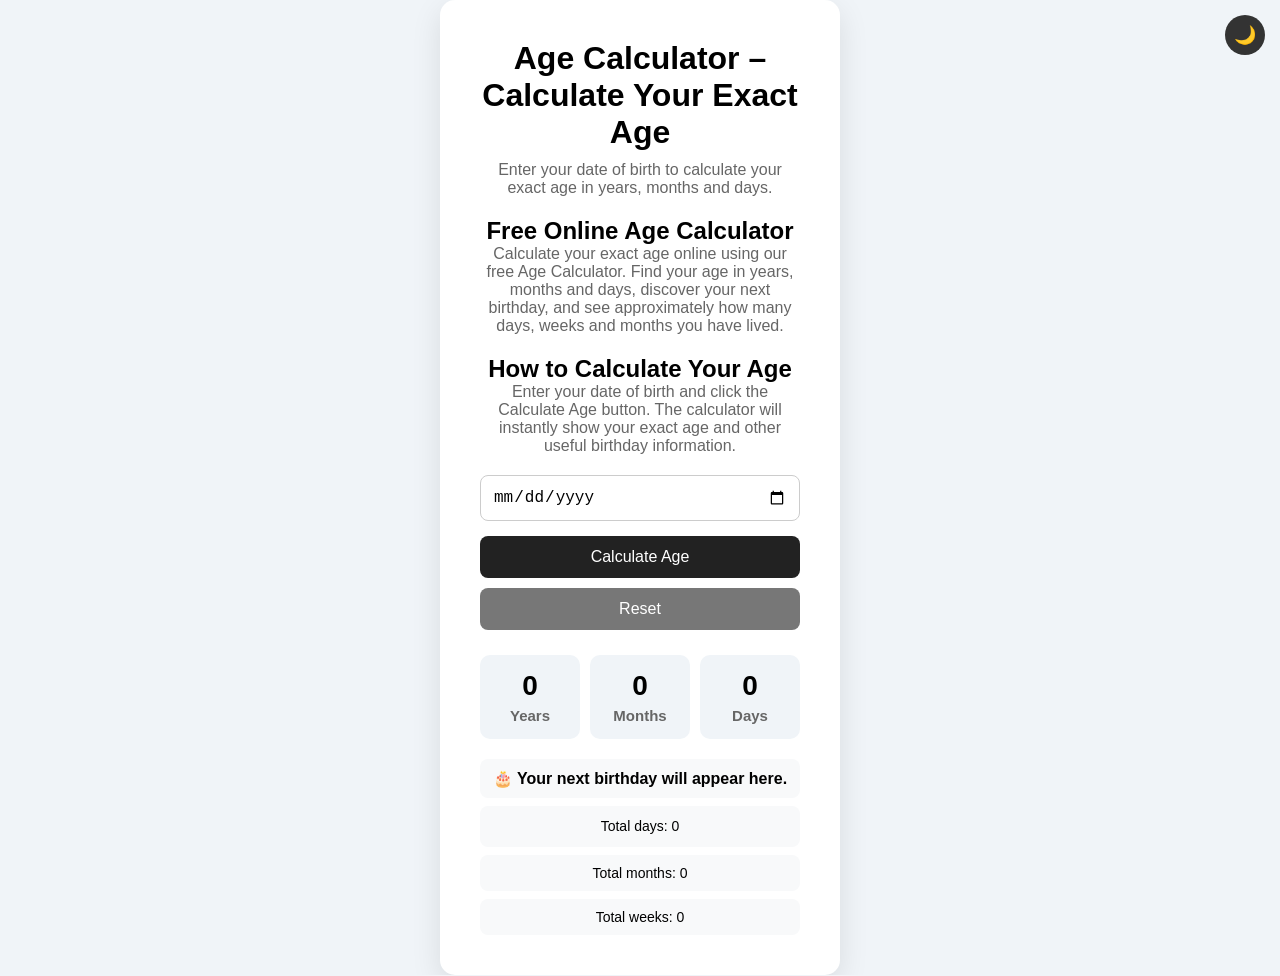
<file: index.html>
<!DOCTYPE html>
<html lang="en">

<head>
    <meta charset="UTF-8">
    <meta name="viewport" content="width=device-width, initial-scale=1.0">

    <title>Age Calculator – Calculate Your Exact Age Online</title>

    <meta name="description"
        content="Free online Age Calculator. Calculate your exact age in years, months and days, next birthday, total days, weeks and months lived.">

    <meta name="keywords"
        content="age calculator, calculate age, birthday calculator, exact age calculator">
<meta name="author" content="Taksin Ahmed">

<meta name="robots" content="index, follow">

<link rel="canonical" href="https://a-taksin.github.io/Age-Calculator/">
    <link rel="stylesheet" href="style.css">
<meta property="og:title" content="Age Calculator – Calculate Your Exact Age Online">

<meta property="og:description"
    content="Calculate your exact age in years, months and days. Find your next birthday and total days, weeks and months lived.">

<meta property="og:type" content="website">

<meta property="og:url"
    content="https://a-taksin.github.io/Age-Calculator/">
    <link rel="icon"
        href="https://cdn-icons-png.flaticon.com/512/2370/2370264.png">
</head>

<body>

    <div class="container">

        <h1>Age Calculator – Calculate Your Exact Age</h1>

        <button onclick="toggleDarkMode()" id="darkModeBtn">🌙</button>

        <p>Enter your date of birth to calculate your exact age in years, months and days.</p>
        <div class="seo-content">

    <h2>Free Online Age Calculator</h2>

    <p>
        Calculate your exact age online using our free Age Calculator.
        Find your age in years, months and days, discover your next birthday,
        and see approximately how many days, weeks and months you have lived.
    </p>

    <h2>How to Calculate Your Age</h2>

    <p>
        Enter your date of birth and click the Calculate Age button.
        The calculator will instantly show your exact age and other useful
        birthday information.
    </p>

</div>

        <input type="date" id="birthDate">

        <button onclick="calculateAge()">Calculate Age</button>

        <button onclick="resetCalculator()">Reset</button>

        <div id="result" class="result">

            <div class="age-box">
                <span id="years">0</span>
                <small>Years</small>
            </div>

            <div class="age-box">
                <span id="months">0</span>
                <small>Months</small>
            </div>

            <div class="age-box">
                <span id="days">0</span>
                <small>Days</small>
            </div>

        </div>

        <div id="birthday">
            🎂 Your next birthday will appear here.
        </div>

        <div id="total">
            Total days: 0
        </div>

        <div id="totalMonths">
            Total months: 0
        </div>

        <div id="totalWeeks">
            Total weeks: 0
        </div>

    </div>

    <script src="script.js"></script>

</body>

</html>
</file>
<file: style.css>
* {
    margin: 0;
    padding: 0;
    box-sizing: border-box;
}

body {
    font-family: Arial, sans-serif;
    background: #f0f4f8;

    min-height: 100vh;

    display: flex;
    justify-content: center;
    align-items: center;
}

.container {
    background: white;
    width: 400px;

    padding: 40px;

    border-radius: 15px;

    text-align: center;

    box-shadow: 0 10px 30px rgba(0, 0, 0, 0.1);
}

h1 {
    margin-bottom: 10px;
}

p {
    margin-bottom: 20px;
    color: #666;
}

input {
    width: 100%;
    padding: 12px;

    margin-bottom: 15px;

    border: 1px solid #ccc;
    border-radius: 8px;

    font-size: 16px;
}

button {
    width: 100%;
    padding: 12px;

    border: none;
    border-radius: 8px;

    background: #222;
    color: white;

    font-size: 16px;

    cursor: pointer;
}

button:hover {
    background: #444;
}

#result {
    margin-top: 25px;

    font-size: 18px;
    font-weight: bold;
}
.result {
    display: flex;
    justify-content: center;
    gap: 10px;
    margin-top: 25px;
}

.age-box {
    width: 100px;
    padding: 15px 5px;

    background: #f0f4f8;
    border-radius: 10px;

    display: flex;
    flex-direction: column;
    align-items: center;
}

.age-box span {
    font-size: 28px;
    font-weight: bold;
}

.age-box small {
    margin-top: 5px;
    color: #666;
}
button + button {
    margin-top: 10px;
    background: #777;
}
@media (max-width: 500px) {

    .container {
        width: 90%;
        padding: 25px;
        .container {
    position: relative;

    background: white;
    width: 400px;
    padding: 40px;
    border-radius: 15px;
    text-align: center;
    box-shadow: 0 10px 30px rgba(0, 0, 0, 0.1);
}
    }

    h1 {
        font-size: 28px;
    }

    .age-box {
        width: 30%;
    }

    .age-box span {
        font-size: 24px;
    }

    .age-box small {
        font-size: 12px;
    }
}
#birthday {
    margin-top: 20px;
    font-size: 16px;
}

#total {
    margin-top: 15px;
    font-size: 16px;
    text-align: center;
    width: 100%;
    line-height: 1.5;
}
#birthday,
#total,
#totalMonths,
#totalWeeks {
    display: block;
    width: 100%;
    margin-top: 15px;
    text-align: center;
}
#birthday,
#total,
#totalMonths,
#totalWeeks {
    padding: 10px;
    border-radius: 8px;
    background: #f8f9fa;
}

#birthday {
    margin-top: 20px;
    font-weight: bold;
}

#total,
#totalMonths,
#totalWeeks {
    margin-top: 8px;
    font-size: 14px;
}
#darkModeBtn {
    position: absolute;
    top: 15px;
    right: 15px;

    width: 40px;
    height: 40px;

    padding: 0;
    margin: 0;

    border-radius: 50%;

    background: #333;
    font-size: 18px;

    display: flex;
    justify-content: center;
    align-items: center;
}

#darkModeBtn:hover {
    background: #555;
}
.dark-mode {
    background: #121212;
}

.dark-mode .container {
    background: #1e1e1e;
    color: white;
}

.dark-mode p {
    color: #bbb;
}

.dark-mode .age-box {
    background: #2a2a2a;
}

.dark-mode .age-box small {
    color: #bbb;
}

.dark-mode #birthday,
.dark-mode #total,
.dark-mode #totalMonths,
.dark-mode #totalWeeks {
    background: #2a2a2a;
    color: white;
}
/* Button Animation */

button {
    transition: 0.3s ease;
}

button:hover {
    transform: translateY(-2px);
}

button:active {
    transform: scale(0.97);
}
input:focus {
    outline: none;
    border: 2px solid #555;
    box-shadow: 0 0 8px rgba(0, 0, 0, 0.15);
}
.age-box {
    transition: 0.3s ease;
}

.age-box:hover {
    transform: translateY(-5px);
    box-shadow: 0 8px 20px rgba(0, 0, 0, 0.12);
}

.age-box span {
    transition: 0.3s ease;
}

.age-box:hover span {
    transform: scale(1.1);
}
</file>
